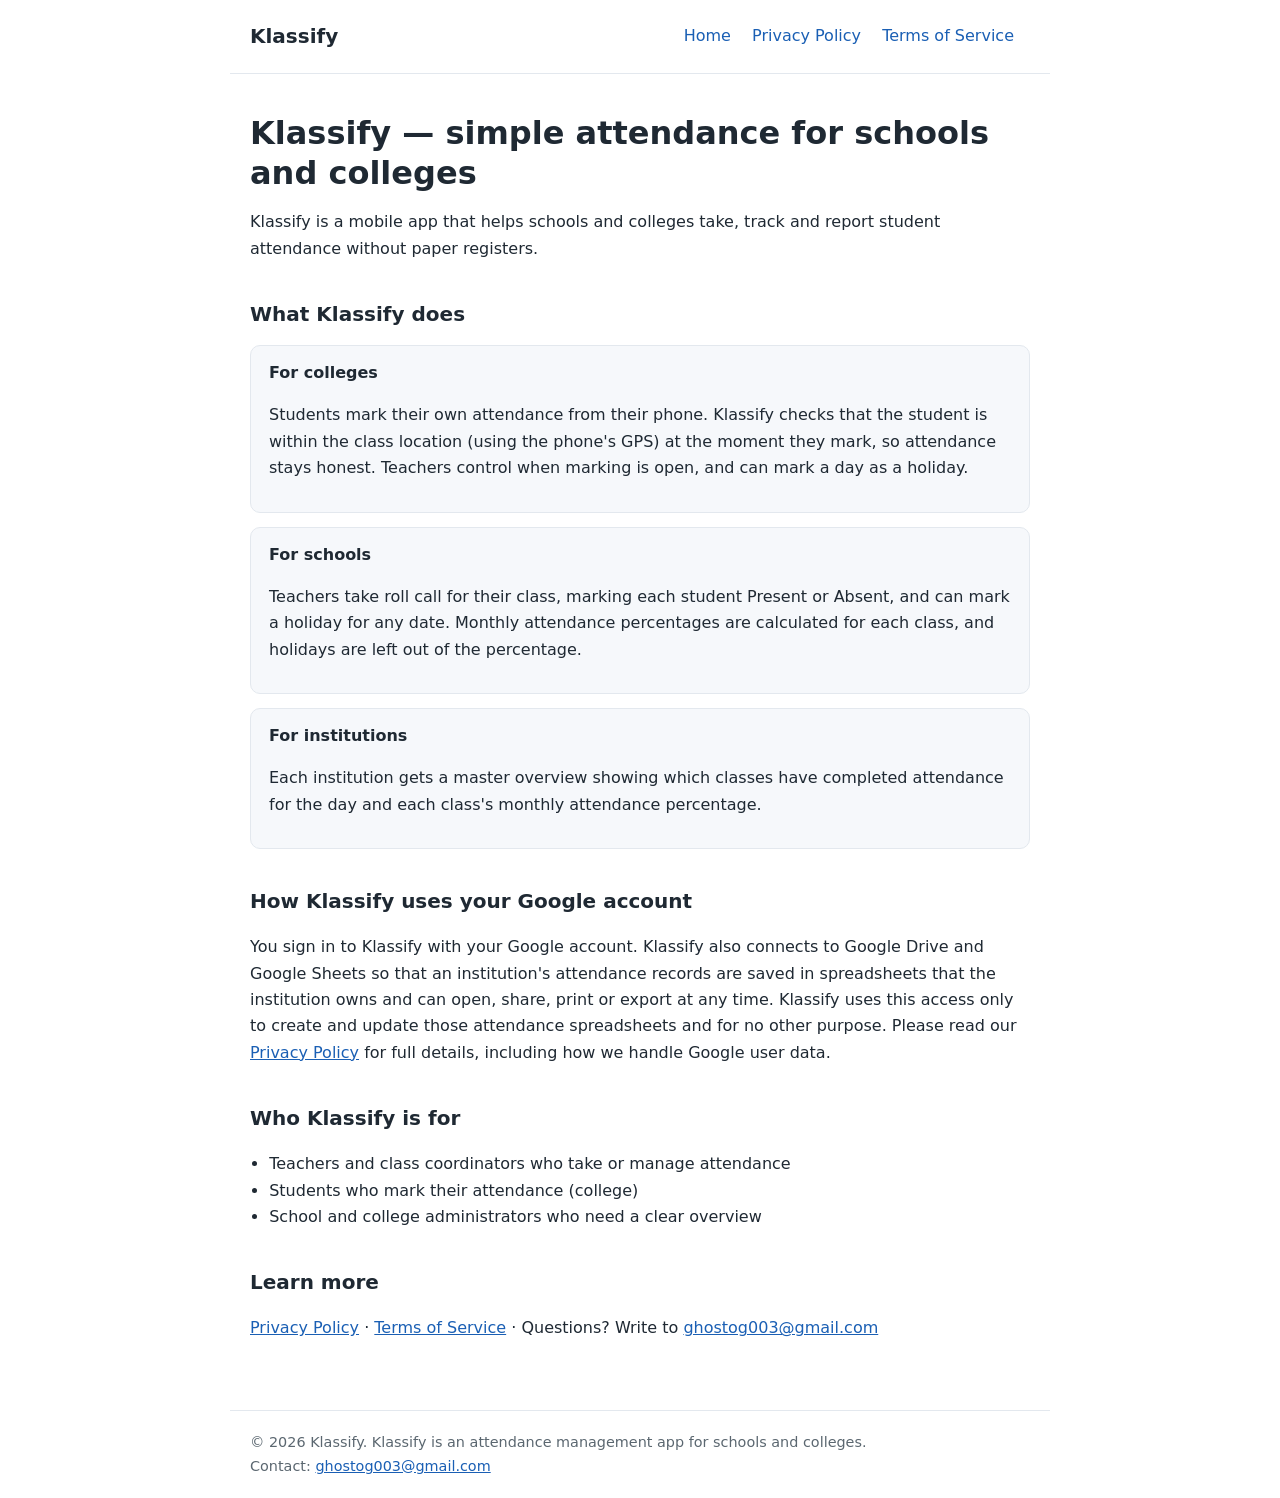
<file: index.html>
<!DOCTYPE html>
<html lang="en">
<head>
  <meta charset="utf-8">
  <meta name="viewport" content="width=device-width, initial-scale=1">
  <title>Klassify - Attendance for Schools and Colleges</title>
  <meta property="og:image" content="Asset/icon.png">
  <meta property="og:title" content="Klassify">
  <meta name="keywords" content="Klassify, Klassify.site, Classify, Attendance, Catalog, Attendance catalog, Attendance catalog app, School, College, Teachers, Students, Education, Universities">
  <meta name="description" content="Klassify helps schools and colleges take, track and report student attendance.">
  <meta name="google-site-verification" content="WRIsDSZ6Fb5-C58_uSS3UocCd0bAPYZfSE0jHE0azc4" />
  <link rel="shortcut icon" href="Assets/icon.png" type="image/png">
  <link rel="stylesheet" href="style.css">
</head>

<body>
  <header>
    <a class="brand" href="index.html">Klassify</a>
    <nav>
      <a href="index.html">Home</a>
      <a href="privacy.html">Privacy Policy</a>
      <a href="terms.html">Terms of Service</a>
    </nav>
  </header>

  <main>
    <h1>Klassify &mdash; simple attendance for schools and colleges</h1>
    <p>Klassify is a mobile app that helps schools and colleges take, track and report student attendance without paper
      registers.</p>

    <h2>What Klassify does</h2>
    <div class="card">
      <strong>For colleges</strong>
      <p>Students mark their own attendance from their phone. Klassify checks that the student is within the class
        location (using the phone's GPS) at the moment they mark, so attendance stays honest. Teachers control when
        marking is open, and can mark a day as a holiday.</p>
    </div>
    <div class="card">
      <strong>For schools</strong>
      <p>Teachers take roll call for their class, marking each student Present or Absent, and can mark a holiday for any
        date. Monthly attendance percentages are calculated for each class, and holidays are left out of the percentage.
      </p>
    </div>
    <div class="card">
      <strong>For institutions</strong>
      <p>Each institution gets a master overview showing which classes have completed attendance for the day and each
        class's monthly attendance percentage.</p>
    </div>

    <h2>How Klassify uses your Google account</h2>
    <p>You sign in to Klassify with your Google account. Klassify also connects to Google Drive and Google Sheets so
      that an institution's attendance records are saved in spreadsheets that the institution owns and can open, share,
      print or export at any time. Klassify uses this access only to create and update those attendance spreadsheets and
      for no other purpose. Please read our <a href="privacy.html">Privacy Policy</a> for full details, including how we
      handle Google user data.</p>

    <h2>Who Klassify is for</h2>
    <ul>
      <li>Teachers and class coordinators who take or manage attendance</li>
      <li>Students who mark their attendance (college)</li>
      <li>School and college administrators who need a clear overview</li>
    </ul>

    <h2>Learn more</h2>
    <p>
      <a href="privacy.html">Privacy Policy</a> &middot; <a href="terms.html">Terms of Service</a> &middot; Questions?
      Write to <a href="mailto:ghostog003@gmail.com">ghostog003@gmail.com</a>
    </p>

  </main>

  <footer>
    &copy; 2026 Klassify. Klassify is an attendance management app for schools and colleges.<br>
    Contact: <a href="mailto:ghostog003@gmail.com">ghostog003@gmail.com</a>
  </footer>
</body>

</html>
</file>
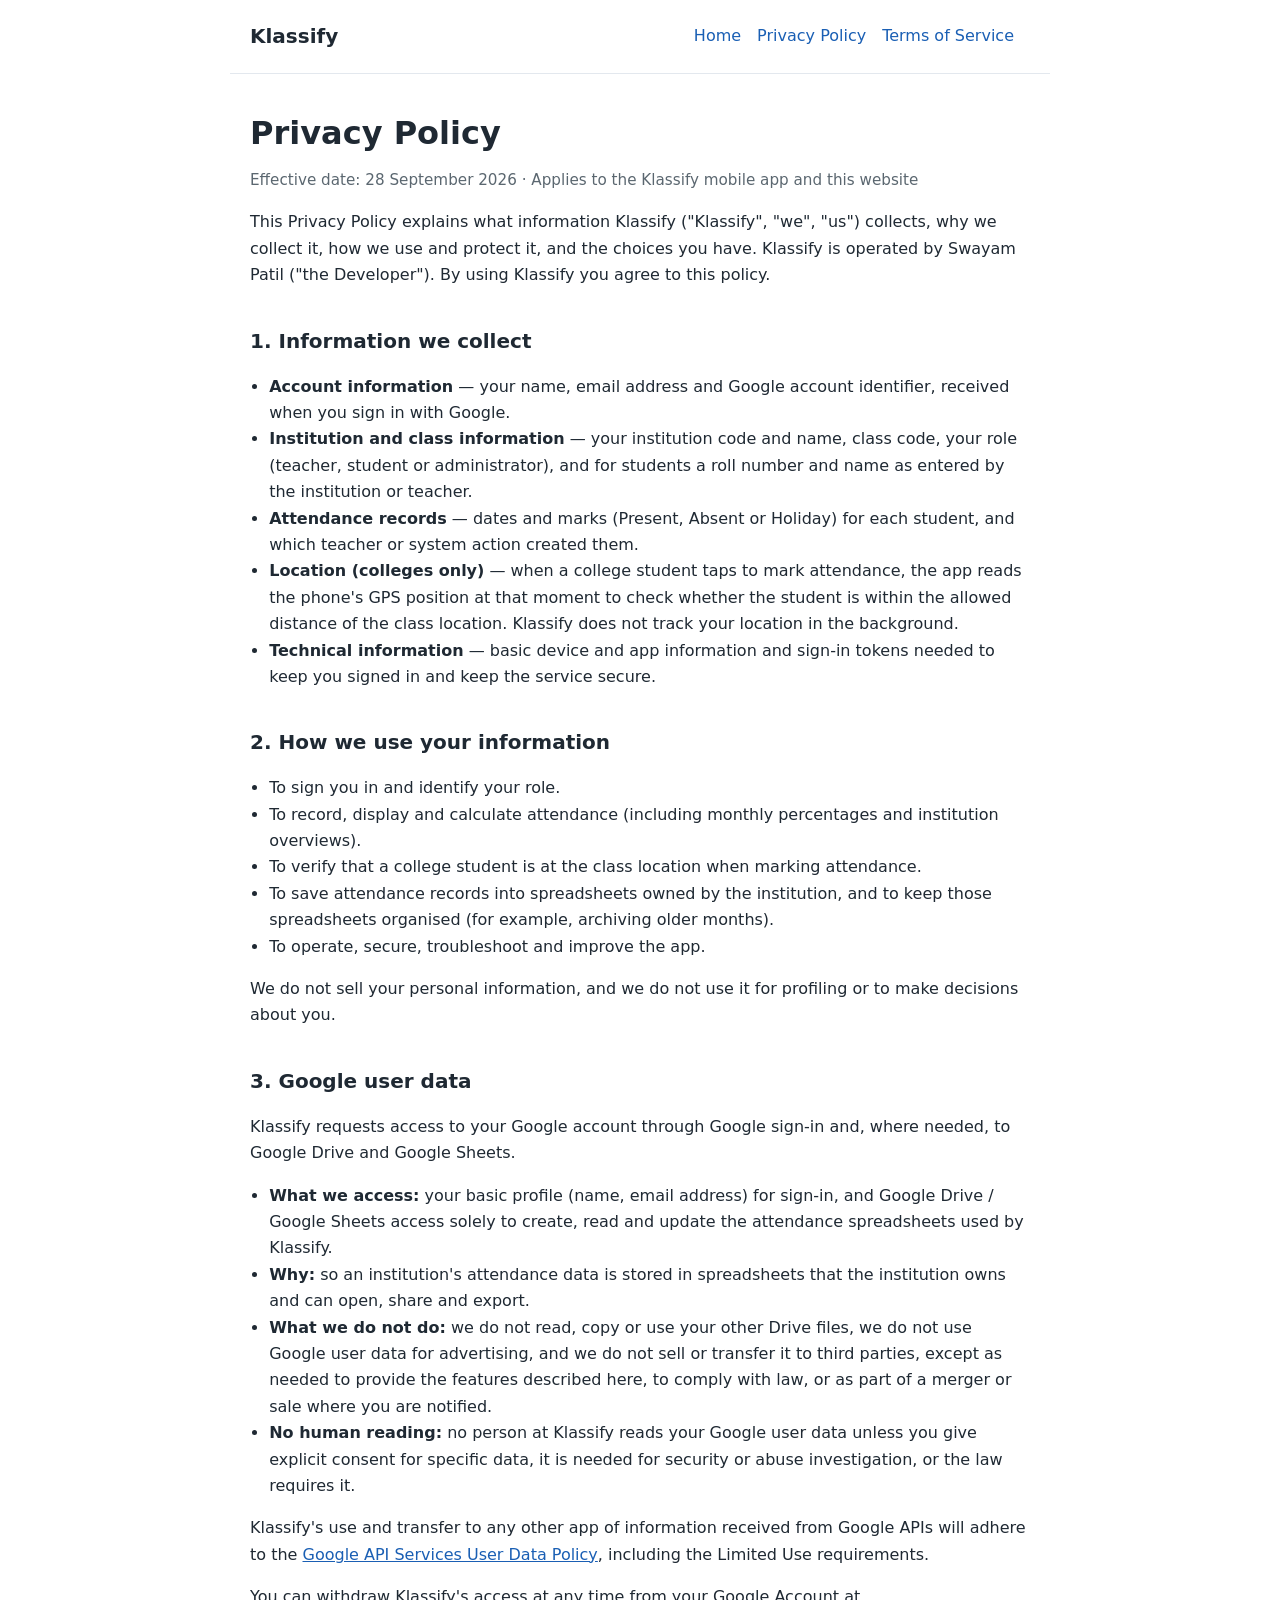
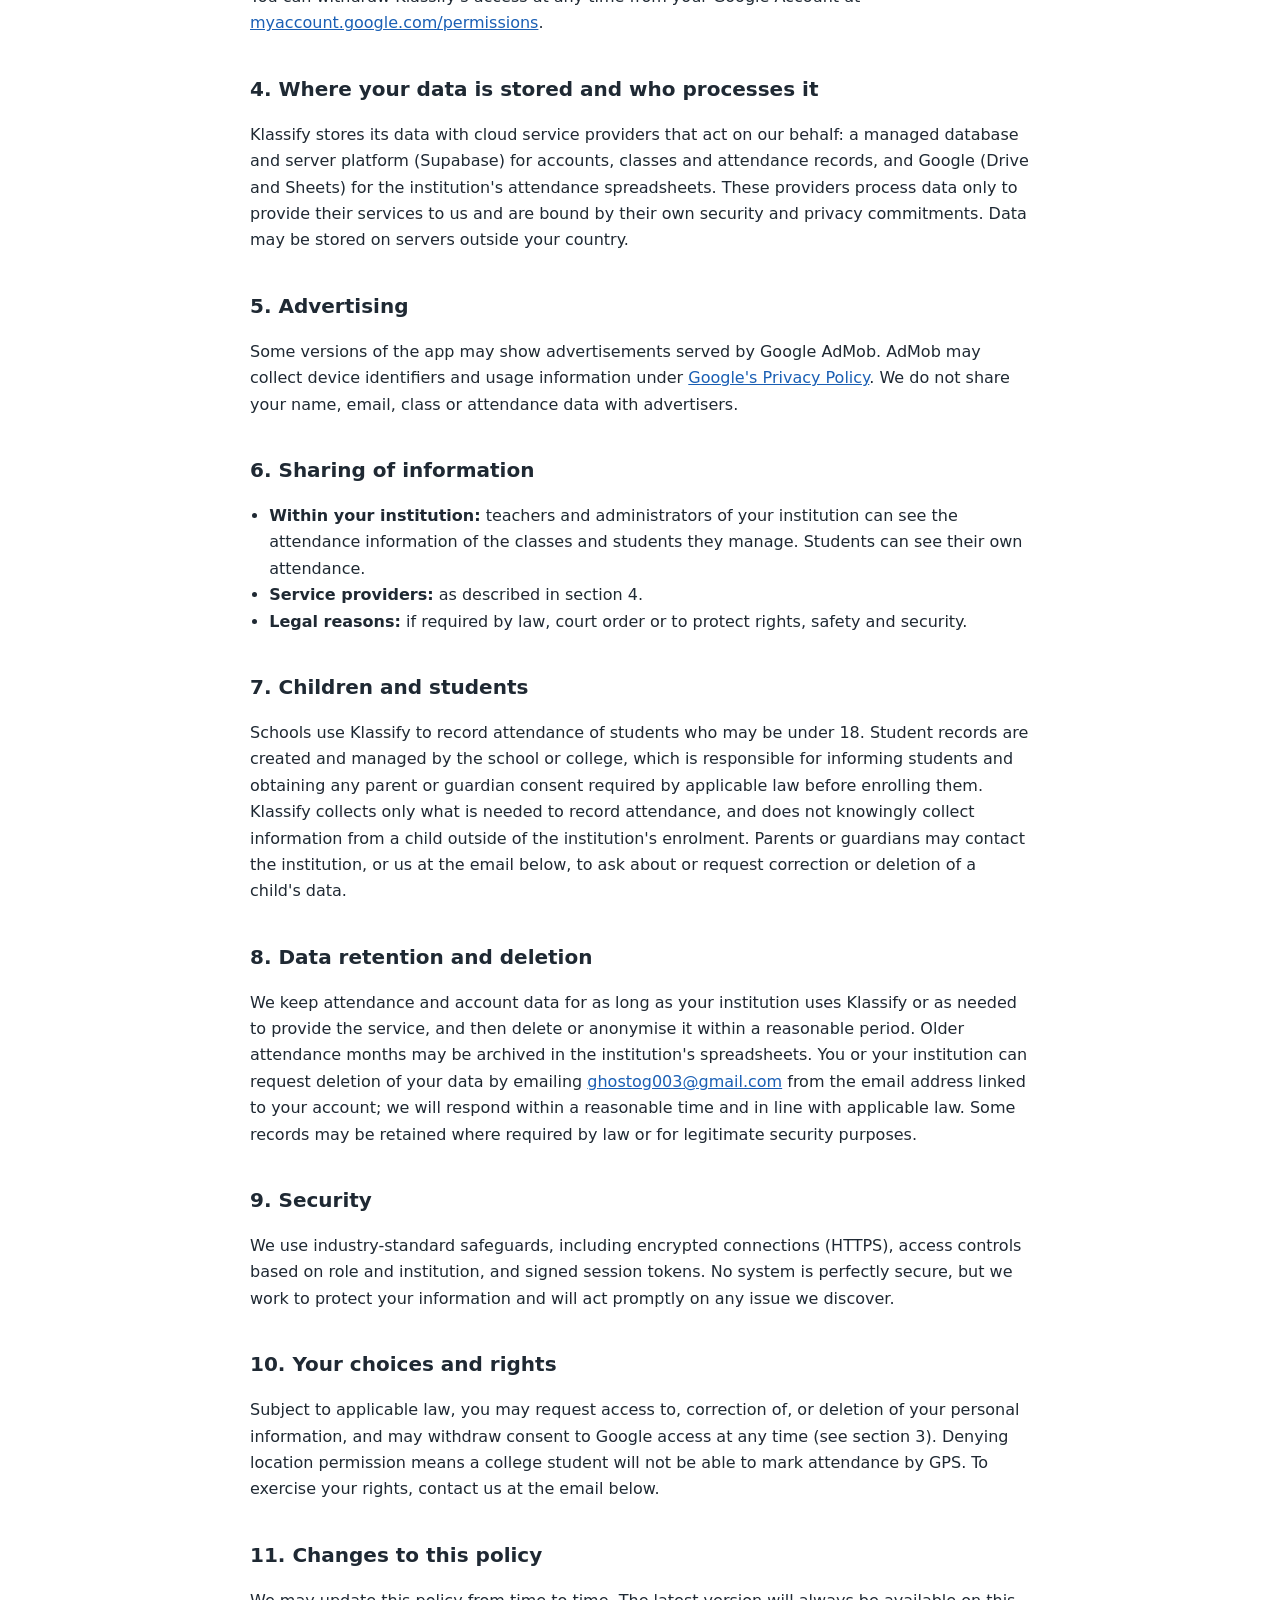
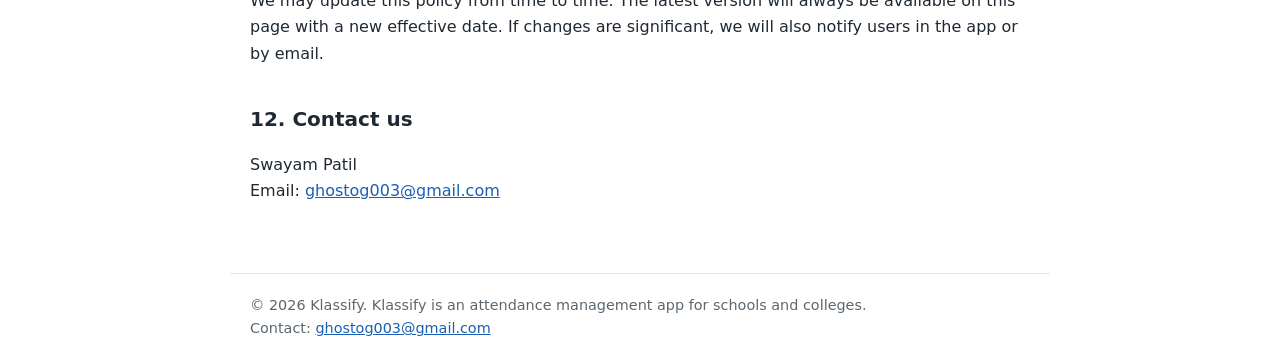
<file: privacy.html>
<!DOCTYPE html>
<html lang="en">
<head>
  <meta charset="utf-8">
  <meta name="viewport" content="width=device-width, initial-scale=1">
  <title>Privacy Policy - Klassify</title>
  <meta property="og:image" content="Asset/icon.png">
  <meta property="og:title" content="Klassify">
  <meta name="keywords" content="Klassify, Klassify.site, Classify, Attendance, Catalog, Attendance catalog, Attendance catalog app, School, College, Teachers, Students, Education, Universities">
  <meta name="description" content="Privacy Policy for the Klassify attendance app.">
  <link rel="shortcut icon" href="Assets/icon.png" type="image/png">
  <link rel="stylesheet" href="style.css">
</head>

<body>
  <header>
    <a class="brand" href="index.html">Klassify</a>
    <nav><a href="index.html">Home</a><a href="privacy.html">Privacy Policy</a><a href="terms.html">Terms of Service</a>
    </nav>
  </header>
  <main>

    <h1>Privacy Policy</h1>
    <p class="muted">Effective date: 28 September 2026 &middot; Applies to the Klassify mobile app and this website</p>

    <p>This Privacy Policy explains what information Klassify ("Klassify", "we", "us") collects, why we collect it, how
      we use and protect it, and the choices you have. Klassify is operated by Swayam Patil ("the Developer"). By using
      Klassify you agree to this policy.</p>

    <h2>1. Information we collect</h2>
    <ul>
      <li><strong>Account information</strong> &mdash; your name, email address and Google account identifier, received
        when you sign in with Google.</li>
      <li><strong>Institution and class information</strong> &mdash; your institution code and name, class code, your
        role (teacher, student or administrator), and for students a roll number and name as entered by the institution
        or teacher.</li>
      <li><strong>Attendance records</strong> &mdash; dates and marks (Present, Absent or Holiday) for each student, and
        which teacher or system action created them.</li>
      <li><strong>Location (colleges only)</strong> &mdash; when a college student taps to mark attendance, the app
        reads the phone's GPS position at that moment to check whether the student is within the allowed distance of the
        class location. Klassify does not track your location in the background.</li>
      <li><strong>Technical information</strong> &mdash; basic device and app information and sign-in tokens needed to
        keep you signed in and keep the service secure.</li>
    </ul>

    <h2>2. How we use your information</h2>
    <ul>
      <li>To sign you in and identify your role.</li>
      <li>To record, display and calculate attendance (including monthly percentages and institution overviews).</li>
      <li>To verify that a college student is at the class location when marking attendance.</li>
      <li>To save attendance records into spreadsheets owned by the institution, and to keep those spreadsheets
        organised (for example, archiving older months).</li>
      <li>To operate, secure, troubleshoot and improve the app.</li>
    </ul>
    <p>We do not sell your personal information, and we do not use it for profiling or to make decisions about you.</p>

    <h2>3. Google user data</h2>
    <p>Klassify requests access to your Google account through Google sign-in and, where needed, to Google Drive and
      Google Sheets.</p>
    <ul>
      <li><strong>What we access:</strong> your basic profile (name, email address) for sign-in, and Google Drive /
        Google Sheets access solely to create, read and update the attendance spreadsheets used by Klassify.</li>
      <li><strong>Why:</strong> so an institution's attendance data is stored in spreadsheets that the institution owns
        and can open, share and export.</li>
      <li><strong>What we do not do:</strong> we do not read, copy or use your other Drive files, we do not use Google
        user data for advertising, and we do not sell or transfer it to third parties, except as needed to provide the
        features described here, to comply with law, or as part of a merger or sale where you are notified.</li>
      <li><strong>No human reading:</strong> no person at Klassify reads your Google user data unless you give explicit
        consent for specific data, it is needed for security or abuse investigation, or the law requires it.</li>
    </ul>
    <p>Klassify's use and transfer to any other app of information received from Google APIs will adhere to the <a
        href="https://developers.google.com/terms/api-services-user-data-policy" rel="noopener">Google API Services User
        Data Policy</a>, including the Limited Use requirements.</p>
    <p>You can withdraw Klassify's access at any time from your Google Account at <a
        href="https://myaccount.google.com/permissions" rel="noopener">myaccount.google.com/permissions</a>.</p>

    <h2>4. Where your data is stored and who processes it</h2>
    <p>Klassify stores its data with cloud service providers that act on our behalf: a managed database and server
      platform (Supabase) for accounts, classes and attendance records, and Google (Drive and Sheets) for the
      institution's attendance spreadsheets. These providers process data only to provide their services to us and are
      bound by their own security and privacy commitments. Data may be stored on servers outside your country.</p>

    <h2>5. Advertising</h2>
    <p>Some versions of the app may show advertisements served by Google AdMob. AdMob may collect device identifiers and
      usage information under <a href="https://policies.google.com/privacy" rel="noopener">Google's Privacy Policy</a>.
      We do not share your name, email, class or attendance data with advertisers.</p>

    <h2>6. Sharing of information</h2>
    <ul>
      <li><strong>Within your institution:</strong> teachers and administrators of your institution can see the
        attendance information of the classes and students they manage. Students can see their own attendance.</li>
      <li><strong>Service providers:</strong> as described in section 4.</li>
      <li><strong>Legal reasons:</strong> if required by law, court order or to protect rights, safety and security.
      </li>
    </ul>

    <h2>7. Children and students</h2>
    <p>Schools use Klassify to record attendance of students who may be under 18. Student records are created and
      managed by the school or college, which is responsible for informing students and obtaining any parent or guardian
      consent required by applicable law before enrolling them. Klassify collects only what is needed to record
      attendance, and does not knowingly collect information from a child outside of the institution's enrolment.
      Parents or guardians may contact the institution, or us at the email below, to ask about or request correction or
      deletion of a child's data.</p>

    <h2>8. Data retention and deletion</h2>
    <p>We keep attendance and account data for as long as your institution uses Klassify or as needed to provide the
      service, and then delete or anonymise it within a reasonable period. Older attendance months may be archived in
      the institution's spreadsheets. You or your institution can request deletion of your data by emailing <a
        href="mailto:ghostog003@gmail.com">ghostog003@gmail.com</a> from the email address linked to your account; we
      will respond within a reasonable time and in line with applicable law. Some records may be retained where required
      by law or for legitimate security purposes.</p>

    <h2>9. Security</h2>
    <p>We use industry-standard safeguards, including encrypted connections (HTTPS), access controls based on role and
      institution, and signed session tokens. No system is perfectly secure, but we work to protect your information and
      will act promptly on any issue we discover.</p>

    <h2>10. Your choices and rights</h2>
    <p>Subject to applicable law, you may request access to, correction of, or deletion of your personal information,
      and may withdraw consent to Google access at any time (see section 3). Denying location permission means a college
      student will not be able to mark attendance by GPS. To exercise your rights, contact us at the email below.</p>

    <h2>11. Changes to this policy</h2>
    <p>We may update this policy from time to time. The latest version will always be available on this page with a new
      effective date. If changes are significant, we will also notify users in the app or by email.</p>

    <h2>12. Contact us</h2>
    <p>Swayam Patil<br>Email: <a href="mailto:ghostog003@gmail.com">ghostog003@gmail.com</a></p>

  </main>
  <footer>
    &copy; 2026 Klassify. Klassify is an attendance management app for schools and colleges.<br>
    Contact: <a href="mailto:ghostog003@gmail.com">ghostog003@gmail.com</a>
  </footer>
</body>

</html>
</file>
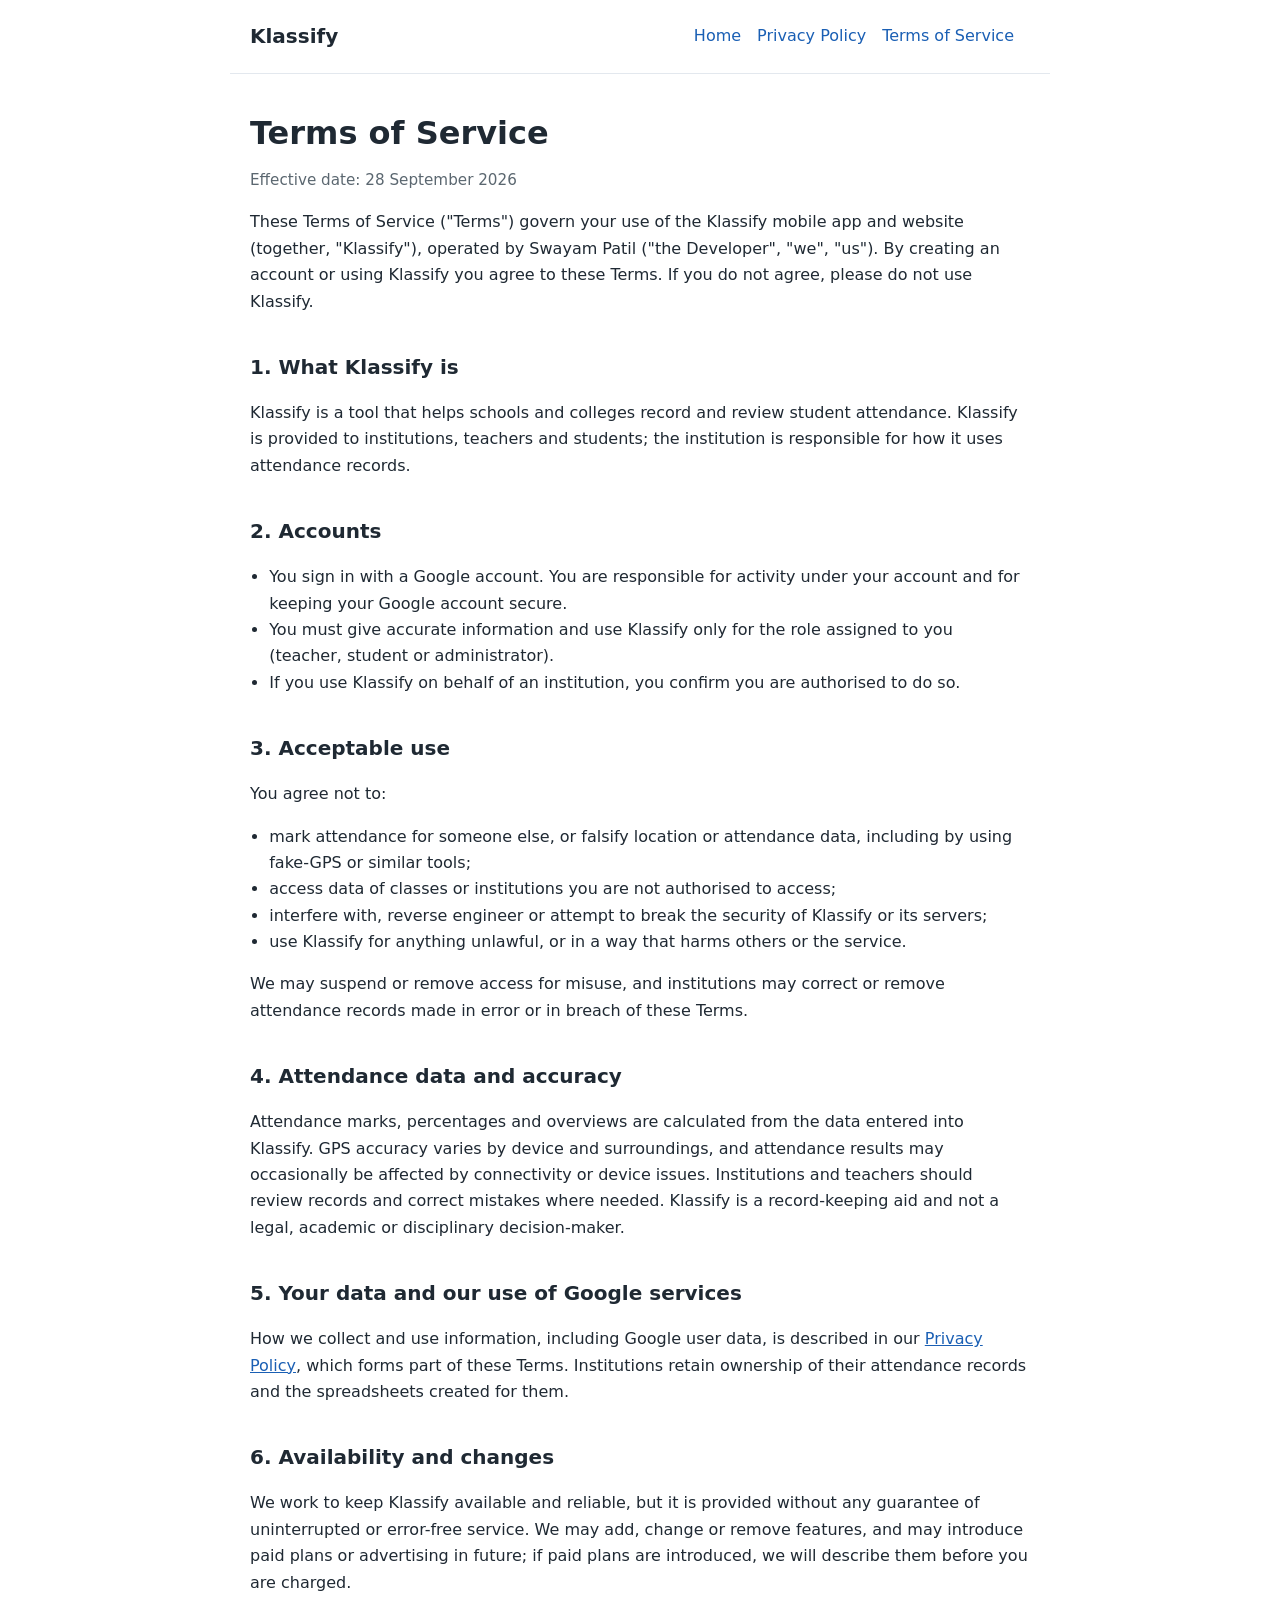
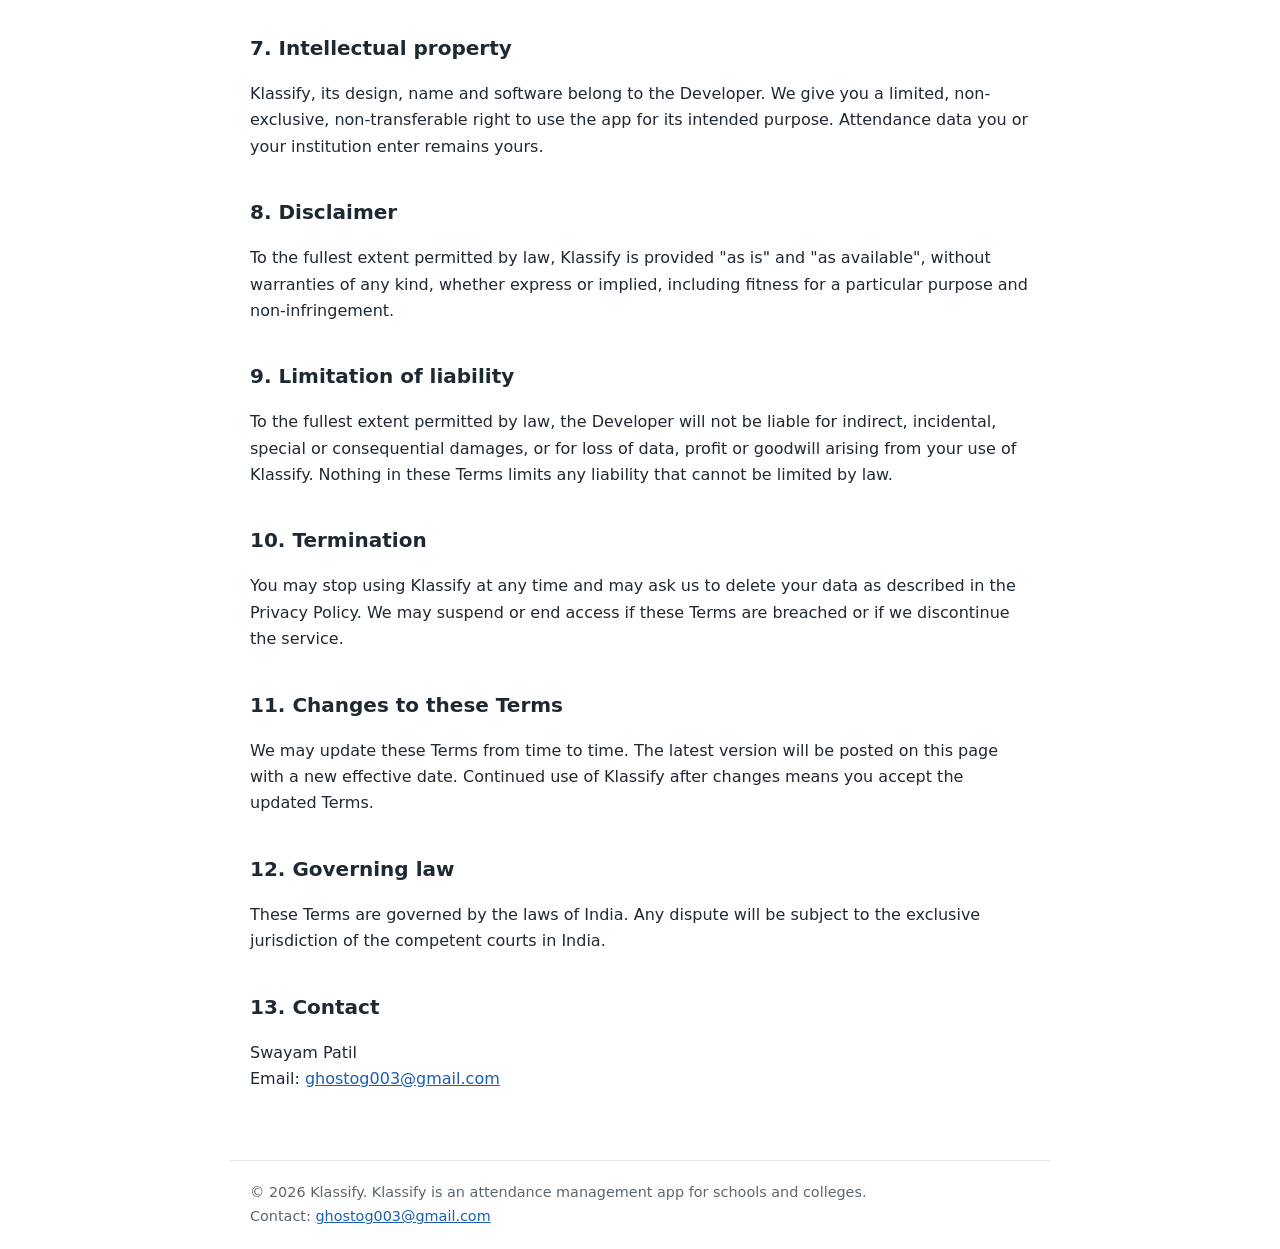
<file: terms.html>
<!DOCTYPE html>
<html lang="en">
<head>
  <meta charset="utf-8">
  <meta name="viewport" content="width=device-width, initial-scale=1">
  <title>Terms of Service - Klassify</title>
  <meta property="og:image" content="Asset/icon.png">
  <meta property="og:title" content="Klassify">
  <meta name="keywords" content="Klassify, Klassify.site, Classify, Attendance, Catalog, Attendance catalog, Attendance catalog app, School, College, Teachers, Students, Education, Universities">
  <meta name="description" content="Terms of Service for the Klassify attendance app.">
  <link rel="shortcut icon" href="Assets/icon.png" type="image/png">
  <link rel="stylesheet" href="style.css">
</head>

<body>
  <header>
    <a class="brand" href="index.html">Klassify</a>
    <nav><a href="index.html">Home</a><a href="privacy.html">Privacy Policy</a><a href="terms.html">Terms of Service</a>
    </nav>
  </header>
  <main>

    <h1>Terms of Service</h1>
    <p class="muted">Effective date: 28 September 2026</p>

    <p>These Terms of Service ("Terms") govern your use of the Klassify mobile app and website (together, "Klassify"),
      operated by Swayam Patil ("the Developer", "we", "us"). By creating an account or using Klassify you agree to
      these Terms. If you do not agree, please do not use Klassify.</p>

    <h2>1. What Klassify is</h2>
    <p>Klassify is a tool that helps schools and colleges record and review student attendance. Klassify is provided to
      institutions, teachers and students; the institution is responsible for how it uses attendance records.</p>

    <h2>2. Accounts</h2>
    <ul>
      <li>You sign in with a Google account. You are responsible for activity under your account and for keeping your
        Google account secure.</li>
      <li>You must give accurate information and use Klassify only for the role assigned to you (teacher, student or
        administrator).</li>
      <li>If you use Klassify on behalf of an institution, you confirm you are authorised to do so.</li>
    </ul>

    <h2>3. Acceptable use</h2>
    <p>You agree not to:</p>
    <ul>
      <li>mark attendance for someone else, or falsify location or attendance data, including by using fake-GPS or
        similar tools;</li>
      <li>access data of classes or institutions you are not authorised to access;</li>
      <li>interfere with, reverse engineer or attempt to break the security of Klassify or its servers;</li>
      <li>use Klassify for anything unlawful, or in a way that harms others or the service.</li>
    </ul>
    <p>We may suspend or remove access for misuse, and institutions may correct or remove attendance records made in
      error or in breach of these Terms.</p>

    <h2>4. Attendance data and accuracy</h2>
    <p>Attendance marks, percentages and overviews are calculated from the data entered into Klassify. GPS accuracy
      varies by device and surroundings, and attendance results may occasionally be affected by connectivity or device
      issues. Institutions and teachers should review records and correct mistakes where needed. Klassify is a
      record-keeping aid and not a legal, academic or disciplinary decision-maker.</p>

    <h2>5. Your data and our use of Google services</h2>
    <p>How we collect and use information, including Google user data, is described in our <a
        href="privacy.html">Privacy Policy</a>, which forms part of these Terms. Institutions retain ownership of their
      attendance records and the spreadsheets created for them.</p>

    <h2>6. Availability and changes</h2>
    <p>We work to keep Klassify available and reliable, but it is provided without any guarantee of uninterrupted or
      error-free service. We may add, change or remove features, and may introduce paid plans or advertising in future;
      if paid plans are introduced, we will describe them before you are charged.</p>

    <h2>7. Intellectual property</h2>
    <p>Klassify, its design, name and software belong to the Developer. We give you a limited, non-exclusive,
      non-transferable right to use the app for its intended purpose. Attendance data you or your institution enter
      remains yours.</p>

    <h2>8. Disclaimer</h2>
    <p>To the fullest extent permitted by law, Klassify is provided "as is" and "as available", without warranties of
      any kind, whether express or implied, including fitness for a particular purpose and non-infringement.</p>

    <h2>9. Limitation of liability</h2>
    <p>To the fullest extent permitted by law, the Developer will not be liable for indirect, incidental, special or
      consequential damages, or for loss of data, profit or goodwill arising from your use of Klassify. Nothing in these
      Terms limits any liability that cannot be limited by law.</p>

    <h2>10. Termination</h2>
    <p>You may stop using Klassify at any time and may ask us to delete your data as described in the Privacy Policy. We
      may suspend or end access if these Terms are breached or if we discontinue the service.</p>

    <h2>11. Changes to these Terms</h2>
    <p>We may update these Terms from time to time. The latest version will be posted on this page with a new effective
      date. Continued use of Klassify after changes means you accept the updated Terms.</p>

    <h2>12. Governing law</h2>
    <p>These Terms are governed by the laws of India. Any dispute will be subject to the exclusive jurisdiction of the
      competent courts in India.</p>

    <h2>13. Contact</h2>
    <p>Swayam Patil<br>Email: <a href="mailto:ghostog003@gmail.com">ghostog003@gmail.com</a></p>

  </main>
  <footer>
    &copy; 2026 Klassify. Klassify is an attendance management app for schools and colleges.<br>
    Contact: <a href="mailto:ghostog003@gmail.com">ghostog003@gmail.com</a>
  </footer>
</body>

</html>
</file>
<file: style.css>
:root{
    --bg:#ffffff;
    --fg:#1f2933;
    --muted:#5b6770;
    --brand:#1a5fb4;
    --line:#e3e8ee;
    --card:#f6f8fb
}

    @media (prefers-color-scheme:dark){
    :root{
    --bg:#12161b;
    --fg:#e6eaee;
    --muted:#9aa6b1;
    --brand:#6ea8fe;
    --line:#2a323b;
    --card:#1a2027
}}

*{box-sizing:border-box}

body{
    margin:0;
    background:var(--bg);
    color:var(--fg);
    font:16px/1.65 system-ui,-apple-system,"Segoe UI",Roboto,Arial,sans-serif}

header,main,footer{
    max-width:820px;
    margin:0 auto;
    padding:20px 20px
}

header{
    display:flex;
    flex-wrap:wrap;
    gap:12px 24px;
    align-items:center;
    justify-content:space-between;
    border-bottom:1px solid var(--line)
}

header a.brand{
    font-weight:700;
    font-size:1.25rem;
    color:var(--fg);
    text-decoration:none
}

nav a{
    margin-right:16px;
    color:var(--brand);
    text-decoration:none
}

nav a:hover{
    text-decoration:underline
}

h1{
    font-size:2rem;
    line-height:1.25;
    margin:.6em 0 .3em
}

h2{
    font-size:1.25rem;
    margin:1.8em 0 .4em
}

p,li{
    color:var(--fg)
}

.muted{
    color:var(--muted);
    font-size:.95rem
}

.card{
    background:var(--card);
    border:1px solid var(--line);
    border-radius:10px;
    padding:14px 18px;
    margin:14px 0
}

ul{
    padding-left:1.2em
}

a{
    color:var(--brand)
}

footer{
    border-top:1px solid var(--line);
    color:var(--muted);
    font-size:.9rem;
    margin-top:32px
}
</file>
